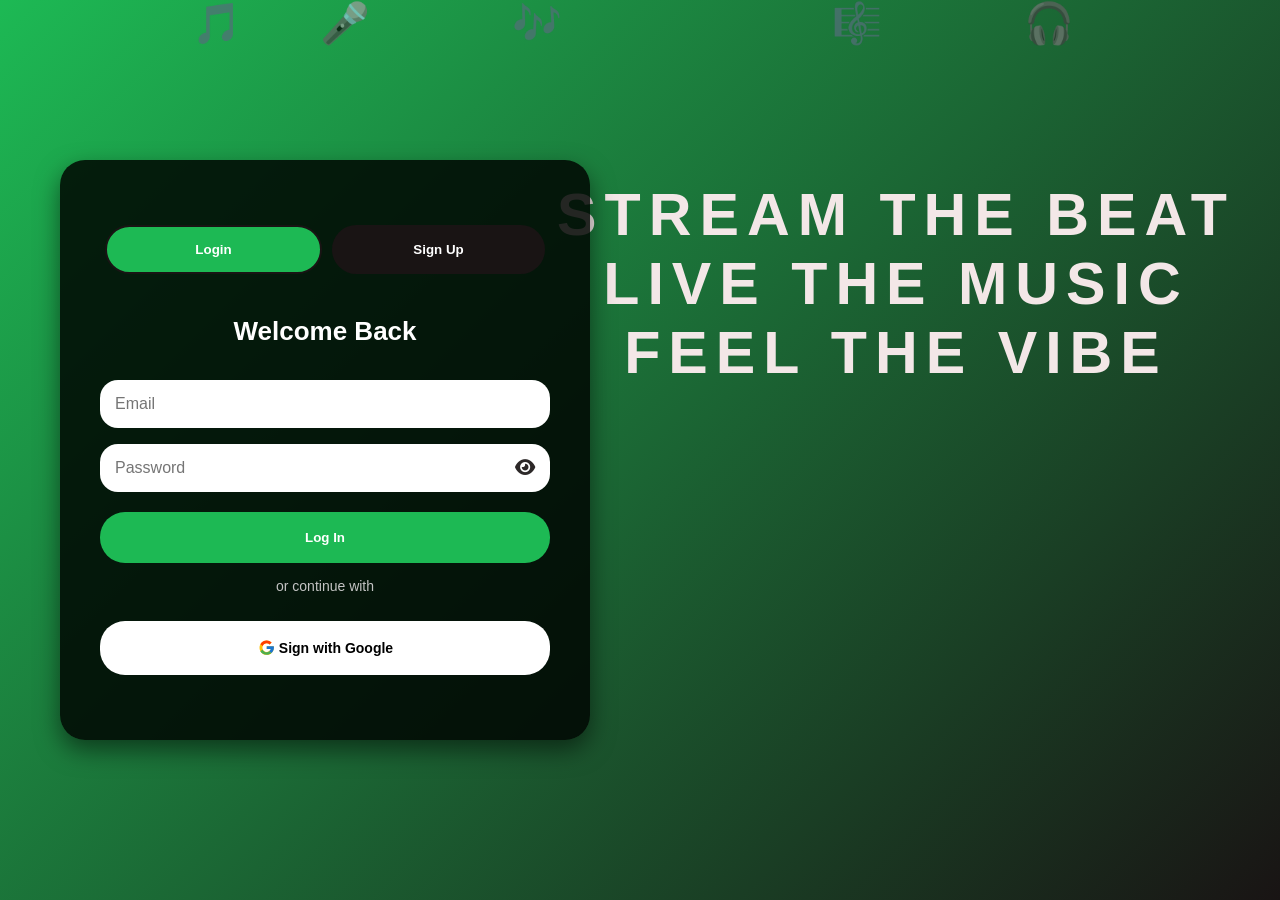
<file: login.html>
<!DOCTYPE html>
<html lang="en">
<head>
  <meta charset="UTF-8" />
  <meta name="viewport" content="width=device-width, initial-scale=1.0"/>
  <link rel="stylesheet" href="https://cdnjs.cloudflare.com/ajax/libs/font-awesome/6.4.0/css/all.min.css">

  <title>Login | Signup</title>
  <link rel="stylesheet" href="login.css" />
</head>
<body>
  <div class="background">
    <!-- Floating music notes/logos -->
    <div class="note">🎵</div>
    <div class="note">🎶</div>
    <div class="note">🎼</div>
    <div class="note">🎧</div>
    <div class="note">🎤</div>

    <div class="tagline">
        STREAM THE BEAT<br>
        LIVE THE MUSIC <br>
        FEEL THE VIBE
    </div>

  </div>

  <div class="auth-container">
    <div class="auth-toggle">
      <button id="show-login" class="active">Login</button>
      <button id="show-signup">Sign Up</button>
    </div>

    <form id="login-form" class="auth-form">
  <h2>Welcome Back <br><span class="sub-text"> </span></h2>

  <input type="email" placeholder="Email" required />

  <!-- Password + Eye Toggle -->
  <div class="password-container">
    <input type="password" id="password" placeholder="Password" required />
    <i class="fa fa-eye" id="showHidePassword"></i>
  </div>


  <button type="submit">Log In</button>
    <div class="divider">
        <span>or continue with</span>
    </div>
  <button class="google-btn">
      <svg viewBox="0 0 44 50" xmlns="http://www.w3.org/2000/svg">
    <!-- Yellow -->
    <path fill="#FFC107"
      d="M43.61 20.083H42V20H24v8h11.303C33.652 32.657 29.223 36 24 36
         c-6.627 0-12-5.373-12-12s5.373-12 12-12c3.059 0 5.842 1.154 7.951 3.049l5.657-5.657C33.64 6.053 29.084 4 24 4
         12.955 4 4 12.955 4 24s8.955 20 20 20c11.045 0 20-8.955 20-20 0-1.341-.139-2.65-.39-3.917z"/>
    <!-- Red -->
    <path fill="#FF3D00"
      d="M6.306 14.691l6.571 4.817C14.6 15.174 18.936 12 24 12
         c3.059 0 5.842 1.154 7.951 3.049l5.657-5.657C33.64 6.053 29.084 4 24 4
         16.318 4 9.656 8.337 6.306 14.691z"/>
    <!-- Green -->
    <path fill="#4CAF50"
      d="M24 44c5.086 0 9.646-1.953 13.149-5.132l-6.07-4.964C29.01 35.91 26.663 37 24 37
         c-5.2 0-9.617-3.33-11.28-7.98l-6.5 5.02C9.5 40 16 44 24 44z"/>
    <!-- Blue -->
    <path fill="#1976D2"
      d="M43.611 20.083H42V20H24v8h11.303c-.9 2.5-2.5 4.5-4.224 5.904l6.07 4.964C39.91 35.862 44 30.5 44 24
         c0-1.341-.139-2.65-.389-3.917z"/>
      </svg>
          Sign with Google</button>
        </form>

   <form id="signup-form" class="auth-form hidden">
      <h2>Join the Rhythm <br><span class="sub-text">Register Here</span></h2>

        <form id="signup-form">
        <input type="text" placeholder="Name" required />
        <input type="email" placeholder="Email" required />

        <!-- Password -->
        <div class="password-container">
            <input type="password" id="password" placeholder="Password" required />
            <i id="showHidePassword" class="fa fa-eye"></i>
        </div>

        <!-- Confirm Password -->
        <div class="password-container">
            <input type="password" id="confirm-password" placeholder="Confirm Password" required />
            <i id="showHideConfirmPassword" class="fa fa-eye"></i>
        </div>

        <p id="error-msg" style="color:red; display:none;">Passwords do not match!</p>
        <button type="submit">Register</button>

    </form>
  </div>

<script>
    // ------------------ Get all elements first ------------------
const showLogin = document.getElementById("show-login");
const showSignup = document.getElementById("show-signup");
const signupForm = document.getElementById("signup-form");
const password = document.getElementById('password');
const confirmPassword = document.getElementById('confirm-password');
const showHidePassword = document.getElementById('showHidePassword');
const showHideConfirmPassword = document.getElementById('showHideConfirmPassword');
const loginPassword = document.getElementById('login-password');
const showHideLoginPassword = document.getElementById('showHideLoginPassword');
const errorMsg = document.getElementById('error-msg');

// ------------------ Toggle between login and signup ------------------
showLogin.addEventListener("click", () => {
    loginForm.classList.remove("hidden");
    signupForm.classList.add("hidden");
    showLogin.classList.add("active");
    showSignup.classList.remove("active");
});

showSignup.addEventListener("click", () => {
    signupForm.classList.remove("hidden");
    loginForm.classList.add("hidden");
    showSignup.classList.add("active");
    showLogin.classList.remove("active");
});

// ------------------ Show/Hide Password ------------------
showHidePassword.addEventListener('click', () => {
    password.type = password.type === 'password' ? 'text' : 'password';
    showHidePassword.classList.toggle('fa-eye-slash');
});

showHideConfirmPassword.addEventListener('click', () => {
    confirmPassword.type = confirmPassword.type === 'password' ? 'text' : 'password';
    showHideConfirmPassword.classList.toggle('fa-eye-slash');
});

showHideLoginPassword.addEventListener('click', () => {
    loginPassword.type = loginPassword.type === 'password' ? 'text' : 'password';
    showHideLoginPassword.classList.toggle('fa-eye-slash');
});

// ------------------ Password Confirmation & Redirect ------------------

// Function to strictly check passwords
function checkPasswords() {
    if (confirmPassword.value.trim() !== password.value.trim()) {
        errorMsg.style.display = 'block';
        return false;
    } else {
        errorMsg.style.display = 'none';
        return true;
    }
}

</script>

<script>
  const loginForm = document.getElementById("login-form");

  loginForm.addEventListener("submit", function(e) {
    e.preventDefault(); // Prevent default form submission
    // You can check username/password here if needed
    window.location.href = "index.html"; // Redirect to home page
  });


  loginForm.addEventListener("submit", function(e) {
  e.preventDefault();

  // Get user input
  const username = loginForm.querySelector('input[type="text"]').value;
  const password = loginForm.querySelector('input[type="password"]').value;

  // Dummy validation (replace with real validation if needed)
  if(username && password) {
    // Store a "logged in" flag in sessionStorage
    sessionStorage.setItem("isLoggedIn", "true");

    // Clear form fields (so credentials are not stored in the page)
    loginForm.reset();

    // Redirect and replace history (Back button won’t work)
    window.location.replace("index.html");
  } else {
    alert("Please enter username and password.");
  }
});


</script>
</body>
</html>
</file>
<file: login.css>
/* Main container layout */
body {
  margin: 0;
  padding: 0;
  font-family: "Poppins", sans-serif;
  background: linear-gradient(135deg, #1db954, #191414);
  color: white;
  overflow: hidden;
  height: 100vh;
  display: flex;
  justify-content: space-between;
  align-items: center;
  padding: 0 60px;
  position: relative;
}

/* Floating music notes */
.background {
  position: absolute;
  top: 0;
  left: 0;
  width: 100%;
  height: 100%;
  overflow: hidden;
  z-index: 0;
}

.note {
  position: absolute;
  font-size: 2.5rem;
  opacity: 0.7;
  animation: floatUp 12s linear infinite;
}

/* Divider line */
        .divider {
        display: flex;
        align-items: center;
        text-align: center;
        margin: 15px 0;
        }

        .divider::before,
        .divider::after {
        content: "";
        flex: 1;
        }

        .divider:not(:empty)::before {
        margin-right: 15px;
        }

        .divider:not(:empty)::after {
        margin-left: 15px;
        }

        .divider span {
        color: #c4c4c4;
        font-size: 14px;
        font-weight: 500;
        white-space: nowrap;
        padding: 0 5px;
        }

@keyframes floatUp {
  0% {
    transform: translateY(100vh) rotate(0deg);
    opacity: 0;
  }
  50% {
    opacity: 1;
  }
  100% {
    transform: translateY(-10vh) rotate(360deg);
    opacity: 0;
  }
}

.note:nth-child(1) { left: 15%; animation-duration: 10s; }
.note:nth-child(2) { left: 40%; animation-duration: 14s; }
.note:nth-child(3) { left: 65%; animation-duration: 12s; }
.note:nth-child(4) { left: 80%; animation-duration: 16s; }
.note:nth-child(5) { left: 25%; animation-duration: 18s; }



@keyframes slideIn {
  from { transform: translateX(-60px); opacity: 0; }
  to { transform: translateX(0); opacity: 1; }
}

/* Auth container on right */
.auth-container {
  position: relative;
  z-index: 2;
  background: rgba(1, 5, 2, 0.85);
  padding: 40px;
  border-radius: 25px;
  box-shadow: 0 10px 25px rgba(0, 0, 0, 0.5);
  width: 450px;
  height: 500px;                /* fixed height */
  display: flex;                /* flex to align content */
  flex-direction: column;       /* stack login/signup vertically */
  justify-content: center;      /* center content vertically */
}


/* Toggle buttons */
.auth-toggle {
  display: flex;
  justify-content: space-between;
  margin-bottom: 20px;
}

.auth-toggle button {
  flex: 1;
  padding: 15px;
  margin: 0 5px;
  border: none;
  border-radius: 25px;
  background: #191414;
  color: white;
  font-weight: 550;
  cursor: pointer;
  transition: 0.3s ease;
}

.auth-toggle button.active {
  background: #1db954;
  border: 2px solid #191414;
}

/* Forms */
.auth-form {
  display: flex;
  flex-direction: column;
}

.auth-form.hidden {
  display: none;
}

.auth-form h2 {
  margin-bottom: 20px;
}

.auth-form input {
  padding: 15px;
  margin: 8px 0;
  border: none;
  border-radius: 18px;
  font-size: 16px; /* Adjust size as needed */
}


.auth-form button {
  padding: 18px;
  margin-top: 12px;
  border: none;
  border-radius: 25px;
  cursor: pointer;
  font-weight: 550;
}

.auth-form button[type="submit"] {
  background: #1db954;
  color: white;
}

.tagline {
  position: absolute;
  top: 20%;
  left: 70%;
  transform: translateX(-50%);
  font-size: 3.7rem; /* make it more noticeable */
  font-weight: 800;
  letter-spacing: 8px;
  color: rgb(243, 231, 231); /* increased visibility */
  white-space: nowrap;
  z-index: 1; /* sits above floating notes but below login box */
  animation: fadeSlide 8s infinite alternate;
  text-align: center;
}

h2 {
  font-size: 26px;
  color: #fff;
  text-align: center;
  margin-bottom: 15px;
}

h2 .sub-text {
  font-size: 16px;
  font-weight: 400;
  color: #bbb;
  display: block;
  margin-top: 5px;
}

.password-container {
  position: relative;
  display: flex;
  align-items: center;
  width: 100%;
}

.password-container input {
  width: 100%;
  padding: 15px 50px 15px 15px; /* add right padding for the icon */
  border: none;
  border-radius: 18px;
  font-size: 16px;
  box-sizing: border-box;
}

.password-container i {
  position: absolute;
  right: 15px;        /* distance from right edge */
  cursor: pointer;
  color: #2c2828;        /* optional: icon color */
  font-size: 18px;
}

.toggle-password {
  position: absolute;
  right: 15px;
  cursor: pointer;
  font-size: 18px;
  user-select: none;
}



@keyframes fadeSlide {
  from {
    opacity: 0.1;
    transform: translateX(-50%) translateY(-20px);
  }
  to {
    opacity: 0.25;
    transform: translateX(-50%) translateY(20px);
  }
}

.google-btn {
  display: flex;
  align-items: center;       /* vertical center */
  justify-content: center;   /* center everything in button */
  gap: 4px;                  /* space between logo & text */
  background: white;
  border: 1px solid #ddd;
  padding: 10px 16px;
  border-radius: 6px;
  font-size: 14px;
  font-weight: 550;
  cursor: pointer;
}

.google-btn svg {
  display: block;          /* removes extra bottom space */
  width: 18px;
  height: 18px;
}
</file>
